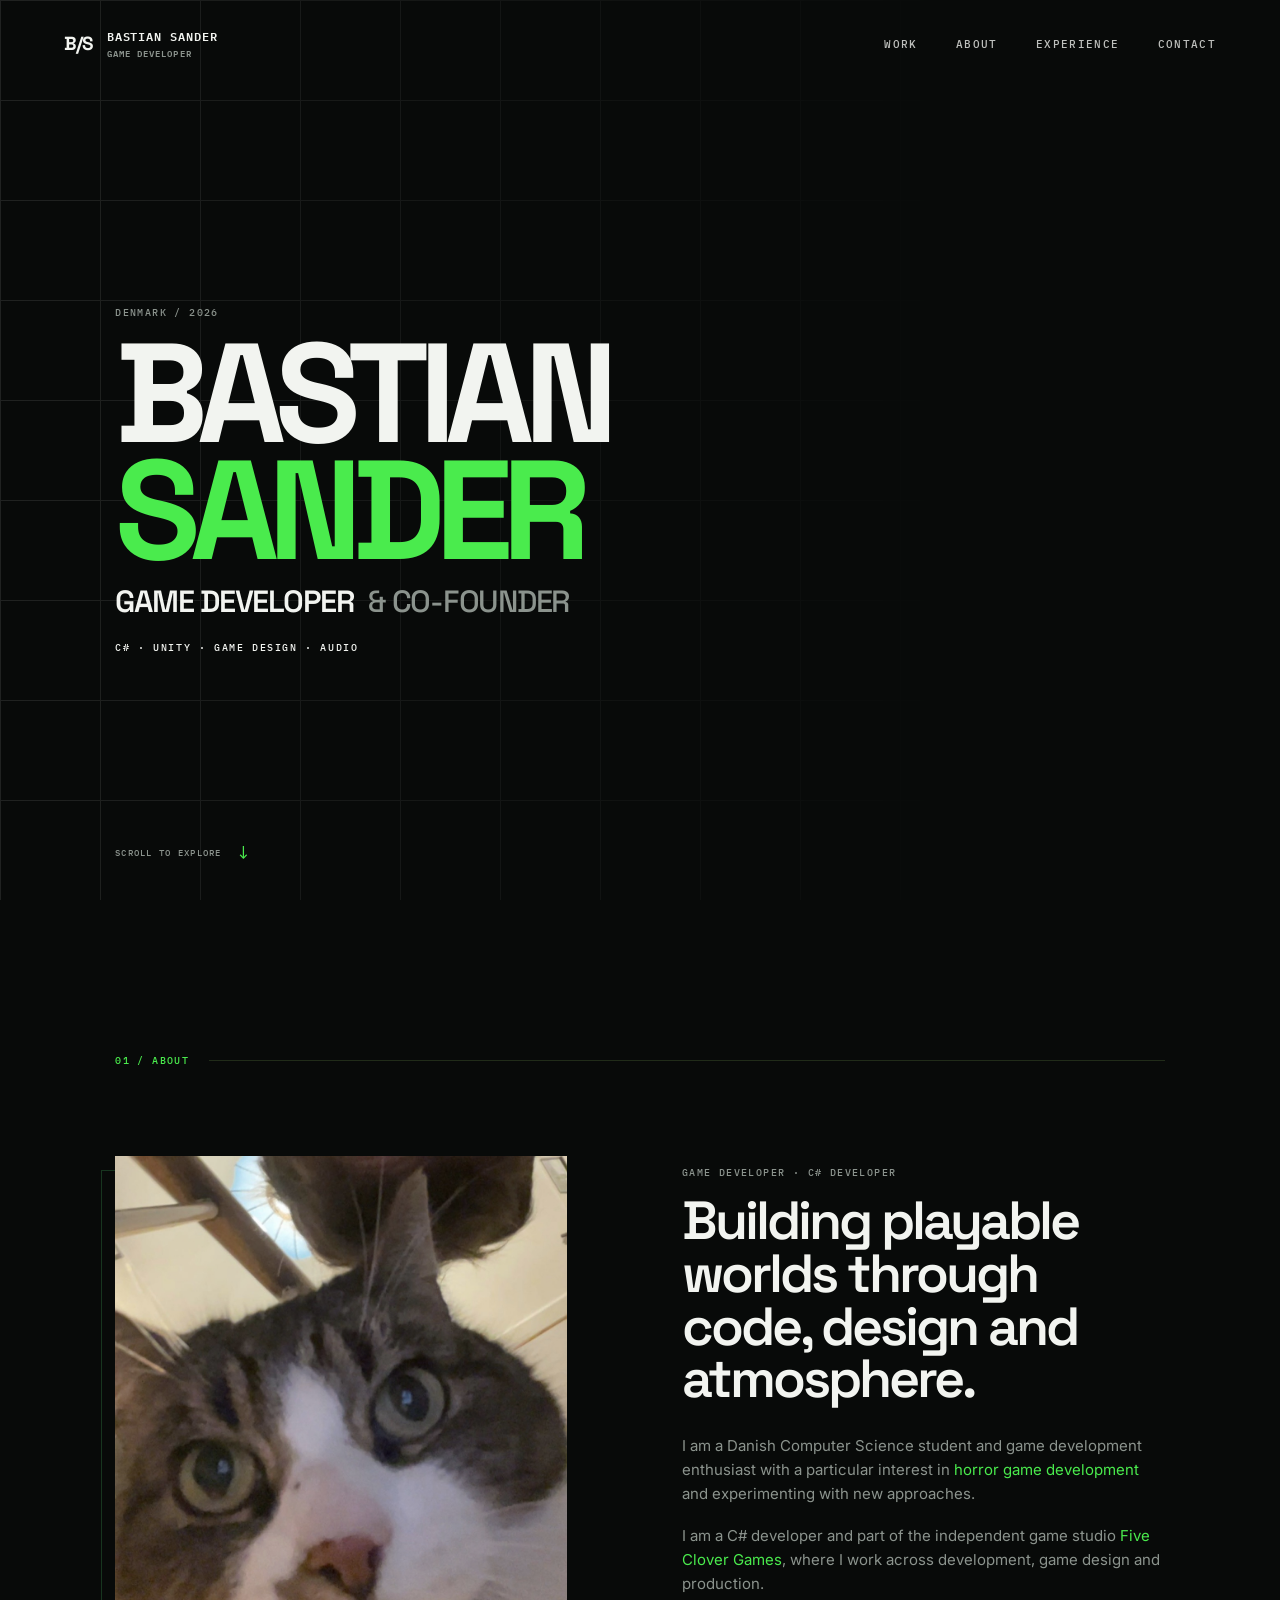
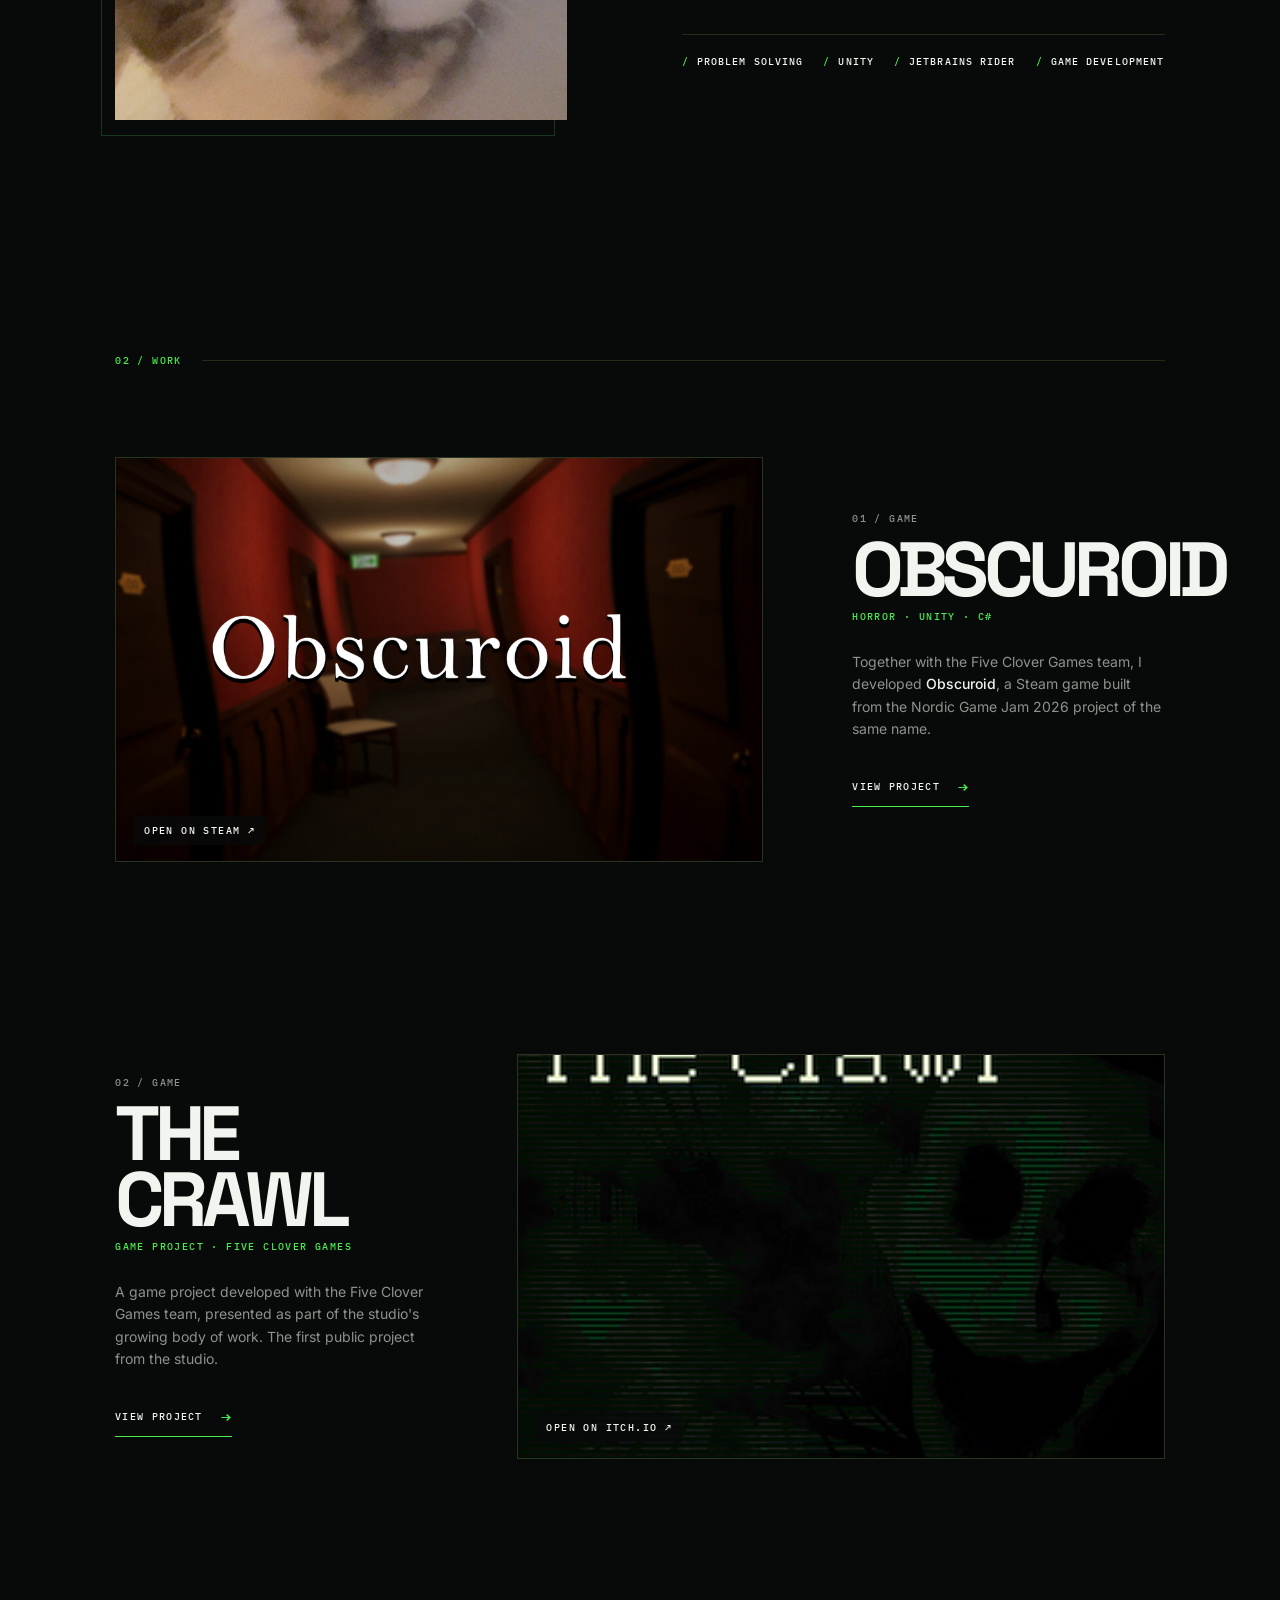
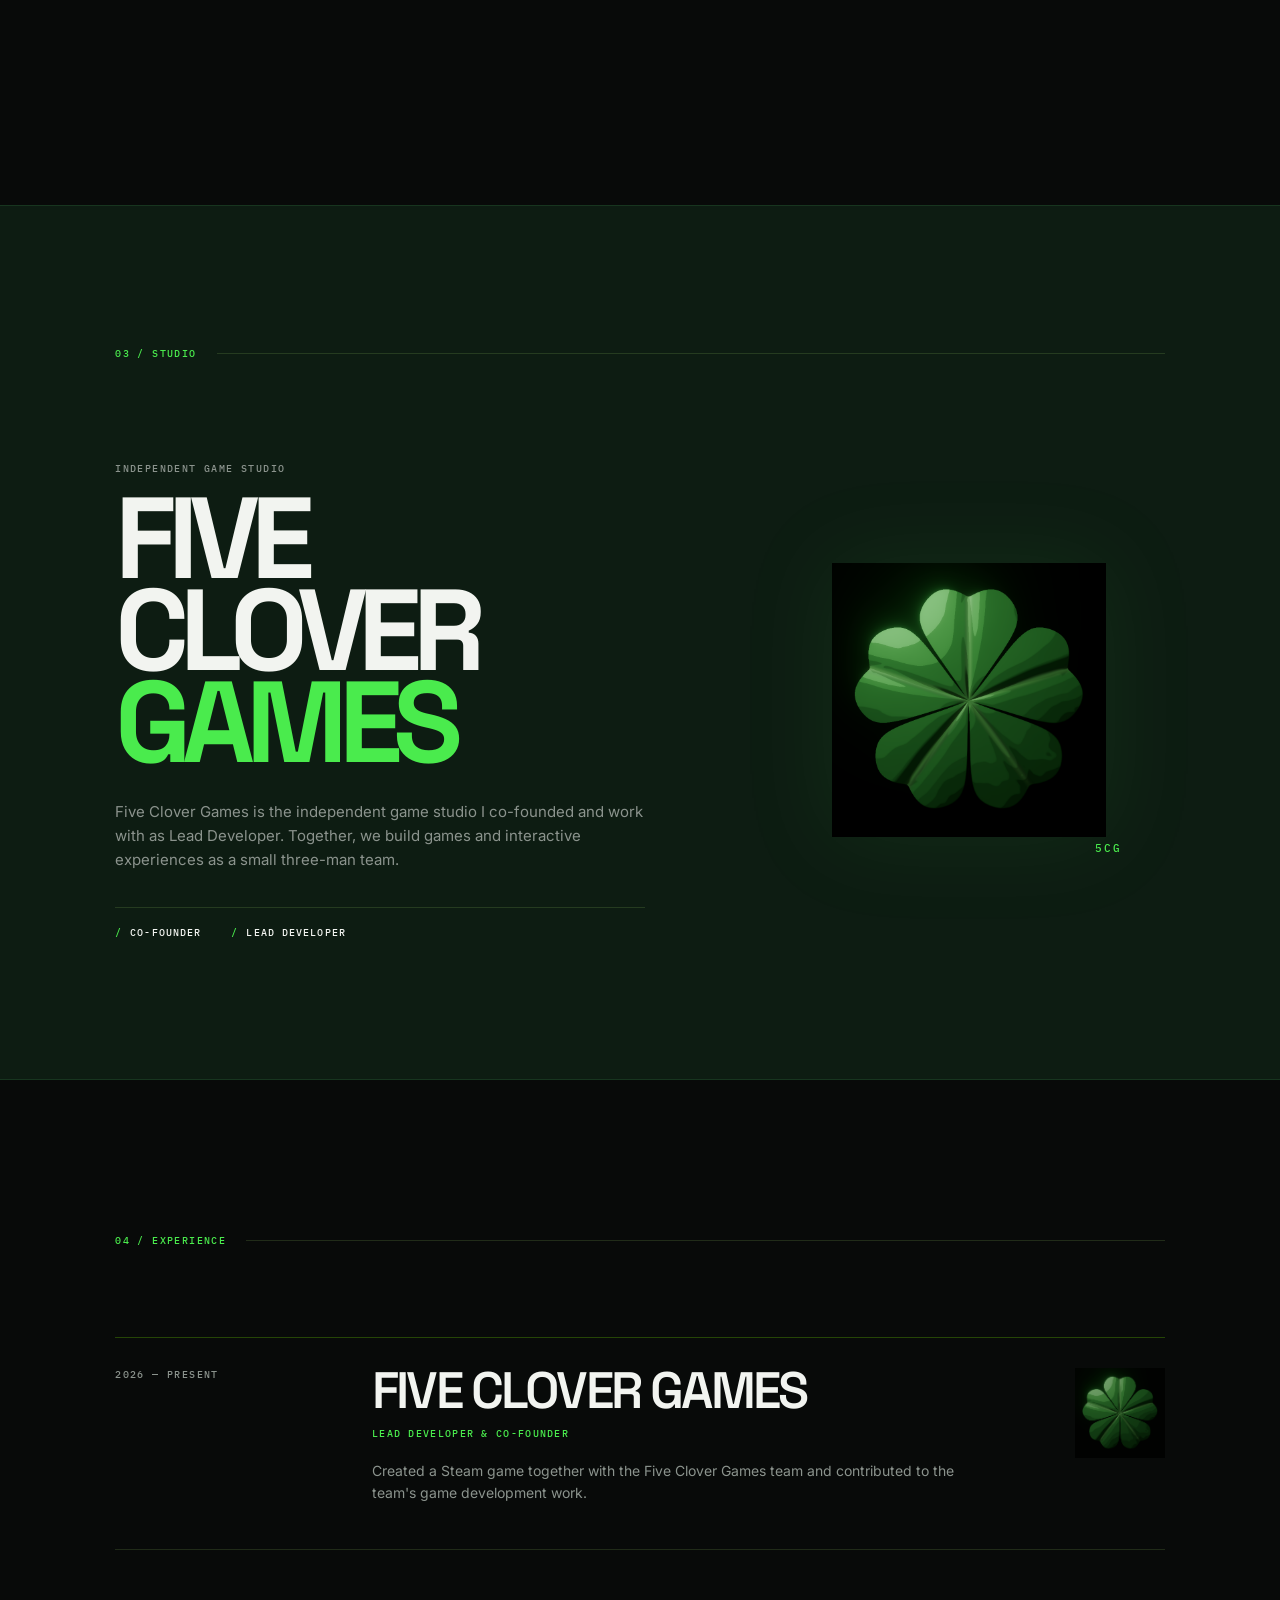
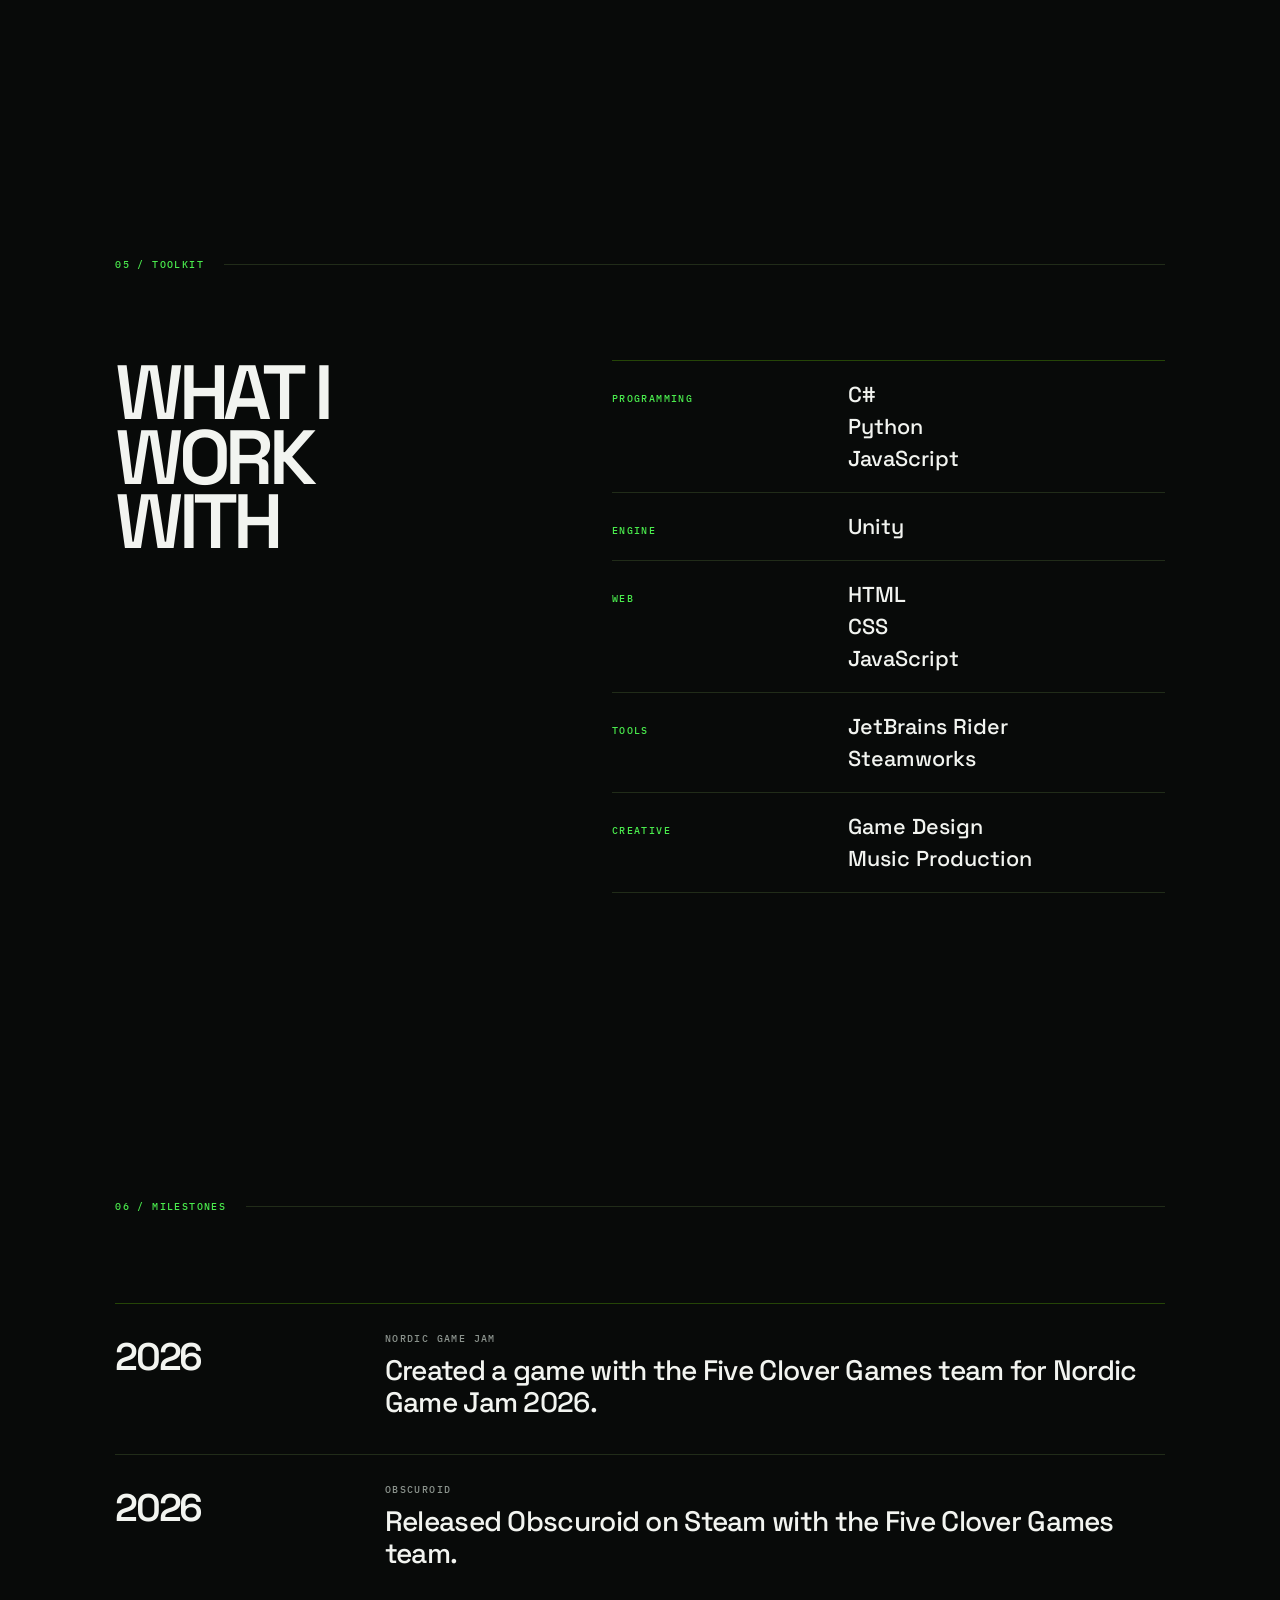
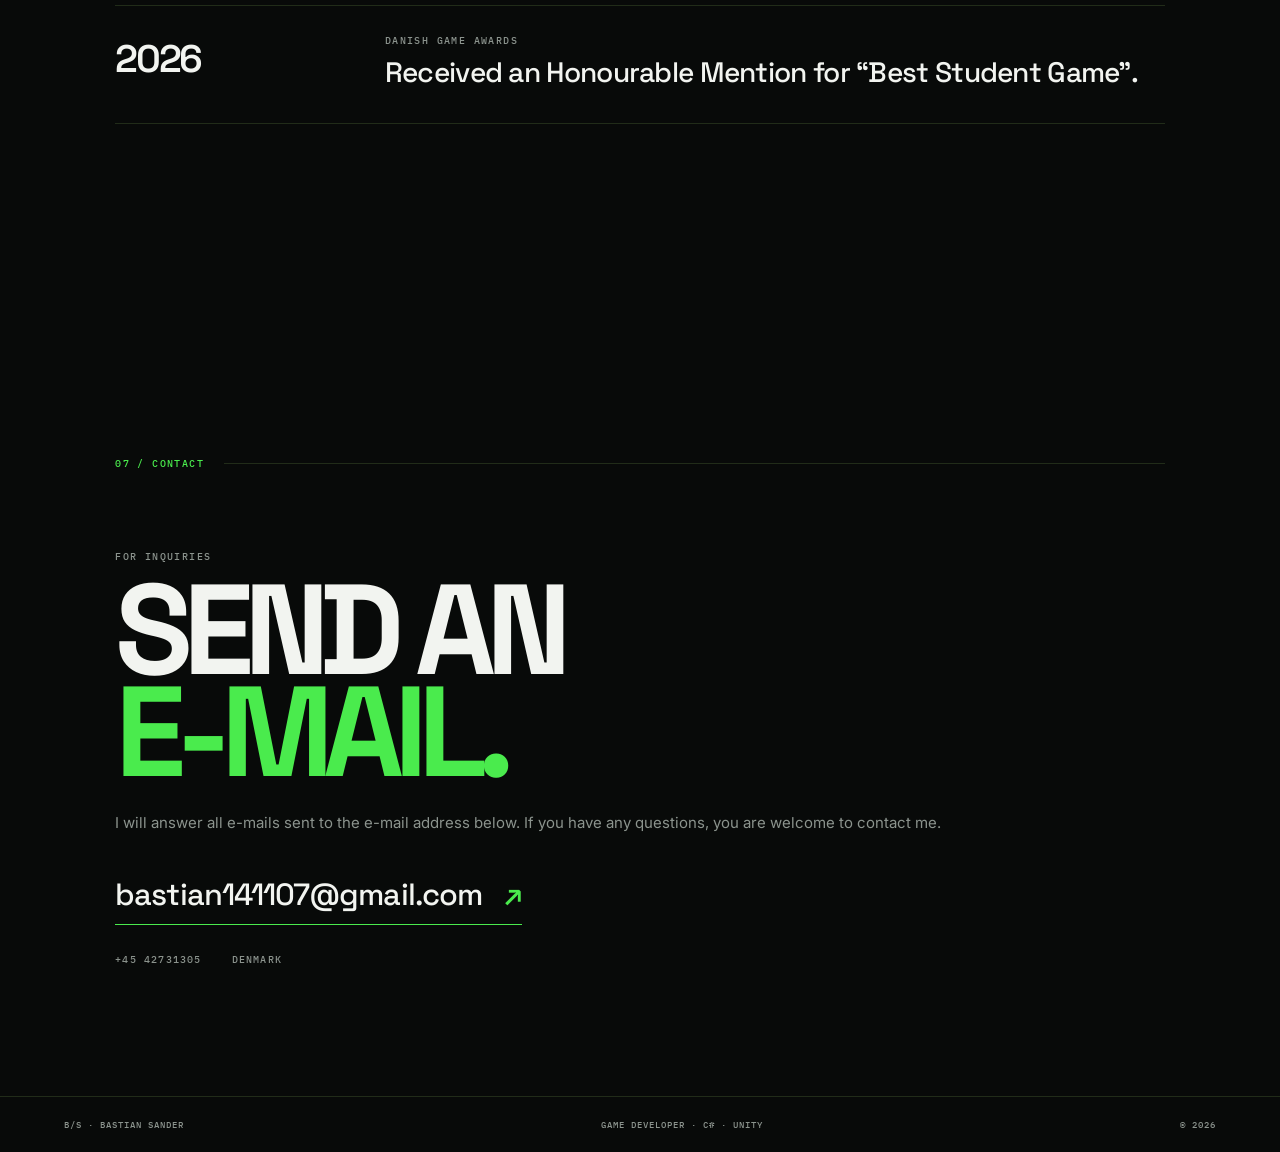
<file: index.html>
﻿<!DOCTYPE html>
<html lang="en">
<head>
    <meta charset="utf-8">
    <meta name="viewport" content="width=device-width, initial-scale=1">
    <meta name="description" content="Bastian Sander, game developer and co-founder of Five Clover Games.">
    <title>Bastian Sander | Game Developer</title>
    <link rel="stylesheet" href="style.css">
    <link rel="preconnect" href="https://fonts.googleapis.com">
    <link rel="preconnect" href="https://fonts.gstatic.com" crossorigin>
    <link href="https://fonts.googleapis.com/css2?family=IBM+Plex+Mono:wght@400;500&family=Inter:wght@400;500;600;700&family=Space+Grotesk:wght@400;500;600;700&display=swap" rel="stylesheet">
</head>
<body>
    <header class="site-header">
        <a class="brand" href="#home" aria-label="Bastian Sander home">
            <span class="brand-mark">B/S</span>
            <span class="brand-copy">BASTIAN SANDER<small>GAME DEVELOPER</small></span>
        </a>
        <button class="menu-toggle" id="menu-toggle" aria-label="Open navigation" aria-expanded="false">
            <span></span><span></span>
        </button>
        <nav class="nav" id="nav">
            <a href="#work">WORK</a>
            <a href="#about">ABOUT</a>
            <a href="#experience">EXPERIENCE</a>
            <a href="#contact">CONTACT</a>
        </nav>
    </header>

    <main>
        <section class="hero" id="home">
            <video class="hero-video" autoplay muted loop playsinline aria-hidden="true">
                <source src="img/FiveCloverGames_Into_Retro_v2.mp4" type="video/mp4">
            </video>
            <div class="hero-overlay"></div>
            <div class="hero-grid"></div>
            <div class="hero-content">
                <p class="eyebrow hero-reveal">DENMARK / 2026</p>
                <h1 class="hero-title">
                    <span class="hero-line hero-reveal">BASTIAN</span>
                    <span class="hero-line hero-reveal">SANDER</span>
                </h1>
                <div class="hero-role hero-reveal">
                    <strong>GAME DEVELOPER</strong>
                    <span>&amp; CO-FOUNDER</span>
                </div>
                <p class="hero-meta hero-reveal">C# · UNITY · GAME DESIGN · AUDIO</p>
            </div>
            <a class="scroll-cue" href="#about"><span>SCROLL TO EXPLORE</span><b>↓</b></a>
        </section>

        <section class="section about-section" id="about">
            <div class="section-head reveal">
                <span>01 / ABOUT</span>
                <i></i>
            </div>
            <div class="about-layout">
                <div class="about-image reveal">
                    <img src="img/profile.jpg" alt="Portrait of Bastian Sander">
                </div>
                <div class="about-copy reveal">
                    <p class="section-kicker">GAME DEVELOPER · C# DEVELOPER</p>
                    <h2>Building playable worlds through code, design and atmosphere.</h2>
                    <p>I am a Danish Computer Science student and game development enthusiast with a particular interest in <span>horror game development</span> and experimenting with new approaches.</p>
                    <p>I am a C# developer and part of the independent game studio <span>Five Clover Games</span>, where I work across development, game design and production.</p>
                    <div class="about-tags" aria-label="Focus areas">
                        <span>PROBLEM SOLVING</span>
                        <span>UNITY</span>
                        <span>JETBRAINS RIDER</span>
                        <span>GAME DEVELOPMENT</span>
                    </div>
                </div>
            </div>
        </section>

        <section class="section work-section" id="work">
            <div class="section-head reveal">
                <span>02 / WORK</span>
                <i></i>
            </div>

            <article class="project project-feature reveal">
                <a class="project-media" href="https://store.steampowered.com/app/4860720/Obscuroid/" target="_blank" rel="noopener noreferrer">
                    <img src="img/ObscuroidHeader.png" alt="Obscuroid">
                    <span class="media-label">OPEN ON STEAM ↗</span>
                </a>
                <div class="project-copy">
                    <p class="project-index">01 / GAME</p>
                    <h2>OBSCUROID</h2>
                    <p class="project-type">HORROR · UNITY · C#</p>
                    <p>Together with the Five Clover Games team, I developed <strong>Obscuroid</strong>, a Steam game built from the Nordic Game Jam 2026 project of the same name.</p>
                    <a class="text-link" href="https://store.steampowered.com/app/4860720/Obscuroid/" target="_blank" rel="noopener noreferrer">VIEW PROJECT <span>→</span></a>
                </div>
            </article>

            <article class="project project-reverse reveal">
                <a class="project-media" href="https://fiveclovergames.itch.io/the-crawl" target="_blank" rel="noopener noreferrer">
                    <img src="img/TheCrawlLogo.png" alt="The Crawl">
                    <span class="media-label">OPEN ON ITCH.IO ↗</span>
                </a>
                <div class="project-copy">
                    <p class="project-index">02 / GAME</p>
                    <h2>THE CRAWL</h2>
                    <p class="project-type">GAME PROJECT · FIVE CLOVER GAMES</p>
                    <p>A game project developed with the Five Clover Games team, presented as part of the studio's growing body of work. The first public project from the studio.</p>
                    <a class="text-link" href="https://fiveclovergames.itch.io/the-crawl" target="_blank" rel="noopener noreferrer">VIEW PROJECT <span>→</span></a>
                </div>
            </article>
        </section>

        <section class="studio-section" id="studio">
            <div class="studio-inner">
                <div class="section-head reveal"><span>03 / STUDIO</span><i></i></div>
                <div class="studio-layout">
                    <div class="studio-copy reveal">
                        <p class="section-kicker">INDEPENDENT GAME STUDIO</p>
                        <h2>FIVE CLOVER<br><em>GAMES</em></h2>
                        <p>Five Clover Games is the independent game studio I co-founded and work with as Lead Developer. Together, we build games and interactive experiences as a small three-man team.</p>
                        <div class="studio-roles">
                            <span>CO-FOUNDER</span>
                            <span>LEAD DEVELOPER</span>
                        </div>
                    </div>
                    <div class="studio-mark reveal">
                        <img src="img/FiveCloverGamesLogoSquare.png" alt="Five Clover Games logo">
                        <span>5CG</span>
                    </div>
                </div>
            </div>
        </section>

        <section class="section experience-section" id="experience">
            <div class="section-head reveal"><span>04 / EXPERIENCE</span><i></i></div>
            <div class="timeline-entry reveal">
                <div class="timeline-date">2026 — PRESENT</div>
                <div class="timeline-main">
                    <h2>FIVE CLOVER GAMES</h2>
                    <p class="timeline-role">LEAD DEVELOPER &amp; CO-FOUNDER</p>
                    <p>Created a Steam game together with the Five Clover Games team and contributed to the team's game development work.</p>
                </div>
                <img src="img/FiveCloverGamesLogoSquare.png" alt="Five Clover Games logo">
            </div>
        </section>

        <section class="section toolkit-section" id="toolkit">
            <div class="section-head reveal"><span>05 / TOOLKIT</span><i></i></div>
            <div class="toolkit-layout">
                <div class="toolkit-title reveal"><h2>WHAT I<br>WORK WITH</h2></div>
                <div class="toolkit-list reveal">
                    <div class="toolkit-group"><span>PROGRAMMING</span><strong>C#</strong><strong>Python</strong><strong>JavaScript</strong></div>
                    <div class="toolkit-group"><span>ENGINE</span><strong>Unity</strong></div>
                    <div class="toolkit-group"><span>WEB</span><strong>HTML</strong><strong>CSS</strong><strong>JavaScript</strong></div>
                    <div class="toolkit-group"><span>TOOLS</span><strong>JetBrains Rider</strong><strong>Steamworks</strong></div>
                    <div class="toolkit-group"><span>CREATIVE</span><strong>Game Design</strong><strong>Music Production</strong></div>
                </div>
            </div>
        </section>

        <section class="section milestones-section" id="milestones">
            <div class="section-head reveal"><span>06 / MILESTONES</span><i></i></div>
            <div class="milestones">
                <article class="milestone reveal"><div class="milestone-year">2026</div><div><p>NORDIC GAME JAM</p><h3>Created a game with the Five Clover Games team for Nordic Game Jam 2026.</h3></div></article>
                <article class="milestone reveal"><div class="milestone-year">2026</div><div><p>OBSCUROID</p><h3>Released Obscuroid on Steam with the Five Clover Games team.</h3></div></article>
                <article class="milestone reveal"><div class="milestone-year">2026</div><div><p>DANISH GAME AWARDS</p><h3>Received an Honourable Mention for “Best Student Game”.</h3></div></article>
            </div>
        </section>

        <section class="contact-section" id="contact">
            <div class="contact-inner reveal">
                <div class="section-head"><span>07 / CONTACT</span><i></i></div>
                <p class="section-kicker">FOR INQUIRIES</p>
                <h2>SEND AN<br><em>E-MAIL.</em></h2>
                <p class="contact-description">I will answer all e-mails sent to the e-mail address below. If you have any questions, you are welcome to contact me.</p>
                <a class="contact-email" href="mailto:bastian141107@gmail.com">bastian141107@gmail.com <span>↗</span></a>
                <div class="contact-details">
                    <span>+45 42731305</span>
                    <span>DENMARK</span>
                </div>
            </div>
        </section>
    </main>

    <footer class="footer">
        <span>B/S · BASTIAN SANDER</span>
        <span>GAME DEVELOPER · C# · UNITY</span>
        <span>© 2026</span>
    </footer>

    <a class="top" href="#home" aria-label="Back to top">↑</a>
    <script src="script.js"></script>
</body>
</html>
</file>
<file: style.css>
:root {
    --bg: #080a09;
    --surface: #101412;
    --surface-2: #0d1c12;
    --text: #f2f4f0;
    --muted: #8b938d;
    --green: #4aeb4d;
    --green-dark: #17351f;
    --line: rgba(182, 244, 121, 0.14);
    --line-strong: rgba(128, 255, 0, 0.24);
    --display: "Space Grotesk", sans-serif;
    --body: "Inter", sans-serif;
    --mono: "IBM Plex Mono", monospace;
}

* { box-sizing: border-box; margin: 0; padding: 0; }
html { scroll-behavior: smooth; }
body { background: var(--bg); color: var(--text); font-family: var(--body); line-height: 1.6; overflow-x: hidden; }
a { color: inherit; text-decoration: none; }
img { display: block; max-width: 100%; }
button { font: inherit; }

.site-header { position: fixed; inset: 0 0 auto; z-index: 1000; height: 88px; display: flex; align-items: center; justify-content: space-between; padding: 0 clamp(24px, 5vw, 80px); transition: .35s ease; }
.site-header.scrolled { height: 68px; background: rgba(8,10,9,.92); border-bottom: 1px solid var(--line); backdrop-filter: blur(12px); }
.brand { display: flex; align-items: center; gap: 14px; }
.brand-mark { font: 700 19px var(--display); letter-spacing: -.06em; }
.brand-copy { display: flex; flex-direction: column; font: 600 12px var(--mono); letter-spacing: .08em; line-height: 1.15; }
.brand-copy small { color: var(--muted); font-size: 9px; margin-top: 4px; letter-spacing: .12em; }
.nav { display: flex; gap: clamp(22px, 3vw, 48px); }
.nav a { position: relative; font: 500 11px var(--mono); letter-spacing: .12em; color: rgba(242,244,240,.78); transition: color .25s ease; }
.nav a::after { content: ""; position: absolute; left: 0; bottom: -7px; width: 0; height: 1px; background: var(--green); transition: width .25s ease; }
.nav a:hover, .nav a.active { color: var(--green); }
.nav a:hover::after, .nav a.active::after { width: 100%; }
.menu-toggle { display: none; border: 0; background: none; width: 40px; height: 40px; cursor: pointer; }
.menu-toggle span { display: block; width: 24px; height: 1px; background: var(--text); margin: 6px auto; transition: .25s; }

.hero { min-height: 100svh; position: relative; overflow: hidden; display: flex; align-items: center; padding: 140px clamp(24px, 9vw, 150px) 80px; isolation: isolate; }
.hero-video { position: absolute; z-index: -3; inset: 0; width: 100%; height: 100%; object-fit: cover; filter: saturate(.7) contrast(1.08); }
.hero-overlay { position: absolute; z-index: -2; inset: 0; background: linear-gradient(90deg, rgba(8,10,9,.92) 0%, rgba(8,10,9,.72) 46%, rgba(8,10,9,.72) 100%), linear-gradient(0deg, rgba(8,10,9,.9), transparent 40%); }
.hero-grid { position: absolute; z-index: -1; inset: 0; opacity: .1; background-image: linear-gradient(var(--text) 1px, transparent 1px), linear-gradient(90deg, var(--text) 1px, transparent 1px); background-size: 100px 100px; mask-image: linear-gradient(to right, black, transparent 75%); }
.hero-content { width: min(1050px, 100%); }
.eyebrow, .section-kicker, .project-index, .project-type, .media-label, .timeline-date, .toolkit-group > span, .milestone p { font: 500 10px var(--mono); letter-spacing: .14em; color: var(--muted); }
.hero-title { margin: 16px 0 18px; font: 700 clamp(4.5rem, 11vw, 10.5rem)/.83 var(--display); letter-spacing: -.075em; }
.hero-line { display: block; }
.hero-line:nth-child(2) { color: var(--green); }
.hero-role { display: flex; align-items: baseline; gap: 14px; font: 500 clamp(1.3rem, 2.4vw, 2.2rem)/1 var(--display); letter-spacing: -.04em; }
.hero-role strong { font-weight: 600; }
.hero-role span { color: var(--muted); }
.hero-meta { margin-top: 24px; font: 500 10px var(--mono); letter-spacing: .16em; color: var(--text); }
.scroll-cue { position: absolute; bottom: 36px; left: clamp(24px, 9vw, 150px); display: flex; align-items: center; gap: 16px; font: 500 9px var(--mono); letter-spacing: .14em; color: var(--muted); }
.scroll-cue b { color: var(--green); font-size: 18px; font-weight: 400; animation: bob 1.8s ease-in-out infinite; }
@keyframes bob { 50% { transform: translateY(5px); } }

.section { padding: clamp(100px, 12vw, 180px) clamp(24px, 9vw, 150px); }
.section-head { display: flex; align-items: center; gap: 20px; margin-bottom: clamp(55px, 7vw, 100px); }
.section-head span { flex: 0 0 auto; font: 500 10px var(--mono); letter-spacing: .14em; color: var(--green); }
.section-head i { display: block; height: 1px; width: 100%; background: var(--line); }

.about-layout { display: grid; grid-template-columns: minmax(280px, 43%) 1fr; gap: clamp(45px, 9vw, 140px); align-items: start; }
.about-image { position: relative; }
.about-image::before { content: ""; position: absolute; left: -14px; top: 14px; width: 100%; height: 100%; border: 1px solid var(--green-dark); z-index: -1; }
.about-image img { width: 100%; aspect-ratio: 4/5; object-fit: cover; filter: grayscale(.2); }
.about-copy { padding-top: 10px; max-width: 690px; }
.about-copy h2 { margin: 16px 0 28px; font: 600 clamp(2.2rem, 4.2vw, 4.3rem)/.98 var(--display); letter-spacing: -.055em; }
.about-copy p:not(.section-kicker) { max-width: 630px; margin-bottom: 18px; color: var(--muted); font-size: 15px; }
.about-copy p span { color: var(--green); }
.about-tags { display: flex; flex-wrap: wrap; gap: 9px 20px; margin-top: 38px; padding-top: 20px; border-top: 1px solid var(--line); }
.about-tags span, .studio-roles span { font: 500 10px var(--mono); letter-spacing: .11em; color: var(--text); }
.about-tags span::before, .studio-roles span::before { content: "/"; color: var(--green); margin-right: 8px; }

.work-section { padding-top: 80px; }
.project { display: grid; grid-template-columns: minmax(0, 1.45fr) minmax(280px, .7fr); gap: clamp(35px, 7vw, 110px); align-items: center; margin-bottom: clamp(110px, 15vw, 220px); }
.project-reverse { grid-template-columns: minmax(280px, .7fr) minmax(0, 1.45fr); }
.project-reverse .project-media { order: 2; }
.project-reverse .project-copy { order: 1; }
.project-media { position: relative; display: block; overflow: hidden; background: var(--surface); border: 1px solid var(--line); }
.project-media img { width: 100%; aspect-ratio: 16/10; object-fit: cover; transition: transform .7s cubic-bezier(.2,.65,.2,1); }
.project-media:hover img { transform: scale(1.035); }
.media-label { position: absolute; left: 18px; bottom: 16px; padding: 8px 10px; background: rgba(8,10,9,.78); color: var(--text); }
.project-copy { max-width: 520px; }
.project-copy h2 { margin: 12px 0 8px; font: 700 clamp(3.2rem, 6vw, 6.4rem)/.85 var(--display); letter-spacing: -.07em; }
.project-type { color: var(--green); margin-bottom: 28px; }
.project-copy > p:not(.project-index):not(.project-type) { color: var(--muted); font-size: 14px; margin-bottom: 32px; }
.project-copy strong { color: var(--text); font-weight: 500; }
.text-link { display: inline-flex; align-items: center; gap: 18px; padding-bottom: 8px; border-bottom: 1px solid var(--green); font: 500 10px var(--mono); letter-spacing: .13em; color: var(--text); }
.text-link span { color: var(--green); font-size: 17px; transition: transform .25s; }
.text-link:hover span { transform: translateX(5px); }

.studio-section { background: var(--surface-2); border-block: 1px solid var(--green-dark); padding: clamp(90px, 11vw, 160px) clamp(24px, 9vw, 150px); }
.studio-inner { max-width: 1600px; margin: auto; }
.studio-section .section-head { margin-bottom: clamp(60px, 8vw, 110px); }
.studio-layout { display: grid; grid-template-columns: 1.15fr .85fr; gap: 10vw; align-items: center; }
.studio-copy h2 { margin: 18px 0 30px; font: 700 clamp(4rem, 9vw, 9rem)/.8 var(--display); letter-spacing: -.08em; }
.studio-copy h2 em { color: var(--green); font-style: normal; }
.studio-copy > p:not(.section-kicker) { max-width: 610px; color: var(--muted); font-size: 15px; }
.studio-roles { display: flex; gap: 30px; margin-top: 35px; padding-top: 18px; border-top: 1px solid var(--line); }
.studio-mark { justify-self: center; position: relative; width: min(360px, 70%); }
.studio-mark img { width: 100%; filter: drop-shadow(0 0 45px rgba(74,235,77,.08)); }
.studio-mark span { position: absolute; right: -15px; bottom: -18px; font: 500 11px var(--mono); letter-spacing: .14em; color: var(--green); }

.timeline-entry { display: grid; grid-template-columns: 180px 1fr 110px; gap: clamp(25px, 6vw, 90px); align-items: start; padding: 30px 0 45px; border-top: 1px solid var(--line-strong); border-bottom: 1px solid var(--line); }
.timeline-main h2 { font: 600 clamp(2rem, 4vw, 4.2rem)/.9 var(--display); letter-spacing: -.055em; }
.timeline-role { margin: 13px 0 20px; color: var(--green); font: 500 10px var(--mono); letter-spacing: .13em; }
.timeline-main > p:last-child { max-width: 620px; color: var(--muted); font-size: 14px; }
.timeline-entry img { width: 90px; justify-self: end; opacity: .8; }

.toolkit-layout { display: grid; grid-template-columns: .8fr 1.2fr; gap: 10vw; }
.toolkit-title h2 { font: 600 clamp(3rem, 6vw, 6rem)/.84 var(--display); letter-spacing: -.07em; }
.toolkit-list { border-top: 1px solid var(--line-strong); }
.toolkit-group { display: grid; grid-template-columns: minmax(120px, .7fr) 1fr; gap: 15px; align-items: baseline; padding: 20px 0; border-bottom: 1px solid var(--line); }
.toolkit-group > span { color: var(--green); }
.toolkit-group strong { font: 500 clamp(1rem, 1.7vw, 1.35rem) var(--display); }
.toolkit-group strong + strong { grid-column: 2; margin-top: -10px; }

.milestones { border-top: 1px solid var(--line-strong); }
.milestone { display: grid; grid-template-columns: 180px 1fr; gap: clamp(30px, 7vw, 100px); padding: 28px 0 35px; border-bottom: 1px solid var(--line); }
.milestone-year { font: 600 clamp(2rem, 3vw, 3.2rem) var(--display); letter-spacing: -.06em; }
.milestone h3 { max-width: 800px; margin-top: 9px; font: 500 clamp(1.25rem, 2.2vw, 2rem)/1.15 var(--display); letter-spacing: -.025em; }

.contact-section { padding: clamp(110px, 14vw, 210px) clamp(24px, 9vw, 150px) 130px; }
.contact-inner { max-width: 1200px; margin: auto; }
.contact-section .section-head { margin-bottom: 80px; }
.contact-section h2 { margin: 16px 0 28px; font: 700 clamp(4.2rem, 10vw, 10rem)/.8 var(--display); letter-spacing: -.08em; }
.contact-section h2 em { color: var(--green); font-style: normal; }
.contact-description { color: var(--muted); font-size: 15px; margin-bottom: 40px; }
.contact-email { display: inline-flex; align-items: center; gap: 22px; padding-bottom: 10px; border-bottom: 1px solid var(--green); font: 500 clamp(1.2rem, 2.4vw, 2rem) var(--display); letter-spacing: -.03em; }
.contact-email span { color: var(--green); transition: transform .25s; }
.contact-email:hover span { transform: translate(4px,-4px); }
.contact-details { display: flex; gap: 30px; margin-top: 28px; font: 500 10px var(--mono); letter-spacing: .12em; color: var(--muted); }
.footer { display: flex; justify-content: space-between; gap: 20px; padding: 22px clamp(24px, 5vw, 80px); border-top: 1px solid var(--line); color: var(--muted); font: 500 9px var(--mono); letter-spacing: .11em; }
.top { position: fixed; right: 25px; bottom: 25px; z-index: 900; width: 38px; height: 38px; display: grid; place-items: center; border: 1px solid var(--line-strong); background: rgba(8,10,9,.88); color: var(--green); font: 18px var(--body); opacity: 0; pointer-events: none; transition: .3s; }
.top.visible { opacity: 1; pointer-events: auto; }

.reveal { opacity: 0; transform: translateY(24px); transition: opacity .75s ease, transform .75s cubic-bezier(.2,.65,.2,1); }
.reveal.visible { opacity: 1; transform: none; }
.hero-reveal { opacity: 0; transform: translateY(25px); animation: heroIn .8s cubic-bezier(.2,.65,.2,1) forwards; }
.hero-reveal:nth-child(1) { animation-delay: .15s; }
.hero-title .hero-reveal:nth-child(1) { animation-delay: .25s; }
.hero-title .hero-reveal:nth-child(2) { animation-delay: .4s; }
.hero-role { animation-delay: .55s; }
.hero-meta { animation-delay: .7s; }
@keyframes heroIn { to { opacity: 1; transform: none; } }

@media (max-width: 900px) {
    .site-header { height: 74px; }
    .nav { position: fixed; inset: 74px 0 auto; display: flex; flex-direction: column; gap: 0; padding: 15px 24px 25px; background: rgba(8,10,9,.97); border-bottom: 1px solid var(--line); transform: translateY(-120%); transition: transform .35s ease; }
    .nav.open { transform: none; }
    .nav a { padding: 13px 0; font-size: 12px; }
    .menu-toggle { display: block; }
    .menu-toggle.open span:first-child { transform: translateY(3px) rotate(45deg); }
    .menu-toggle.open span:last-child { transform: translateY(-4px) rotate(-45deg); }
    .about-layout, .studio-layout, .toolkit-layout { grid-template-columns: 1fr; }
    .about-image { max-width: 520px; }
    .project, .project-reverse { grid-template-columns: 1fr; }
    .project-reverse .project-media, .project-reverse .project-copy { order: initial; }
    .project-copy { max-width: 650px; }
    .studio-mark { width: min(300px, 65%); justify-self: start; }
    .timeline-entry { grid-template-columns: 130px 1fr; }
    .timeline-entry img { display: none; }
    .milestone { grid-template-columns: 110px 1fr; }
}

@media (max-width: 600px) {
    .hero { padding: 125px 24px 70px; }
    .hero-title { font-size: clamp(4rem, 19vw, 6.5rem); }
    .hero-role { flex-direction: column; gap: 4px; }
    .scroll-cue { left: 24px; bottom: 25px; }
    .section { padding: 95px 24px; }
    .about-image { max-width: none; }
    .project-copy h2 { font-size: 3.3rem; }
    .studio-copy h2 { font-size: 4.1rem; }
    .studio-roles { flex-direction: column; gap: 9px; }
    .timeline-entry, .milestone { grid-template-columns: 1fr; gap: 10px; }
    .toolkit-group { grid-template-columns: 1fr; gap: 9px; }
    .toolkit-group strong, .toolkit-group strong + strong { grid-column: 1; margin-top: 0; }
    .contact-section h2 { font-size: clamp(4rem, 18vw, 6.5rem); }
    .contact-email { font-size: 1.05rem; }
    .contact-details, .footer { flex-direction: column; gap: 10px; }
    .footer { padding-block: 20px; }
}

@media (prefers-reduced-motion: reduce) {
    html { scroll-behavior: auto; }
    *, *::before, *::after { animation-duration: .01ms !important; transition-duration: .01ms !important; }
}
</file>
